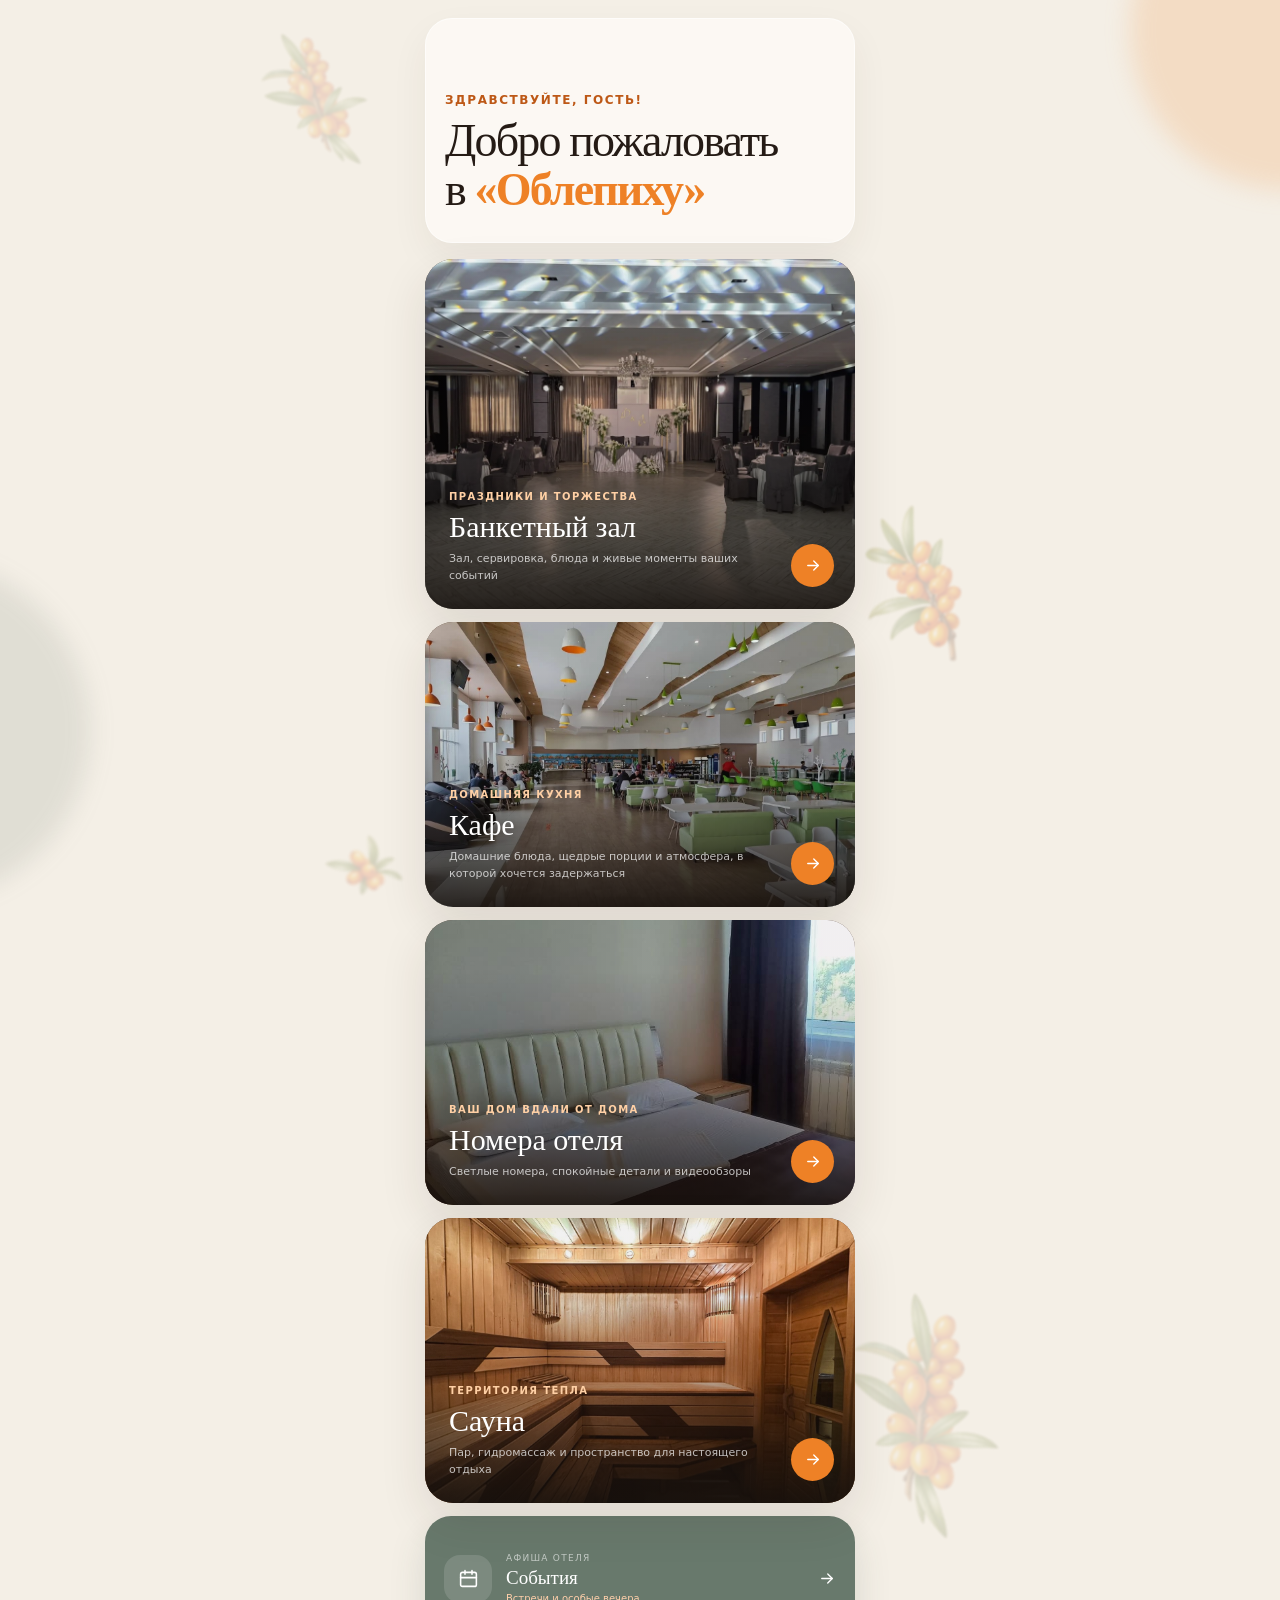
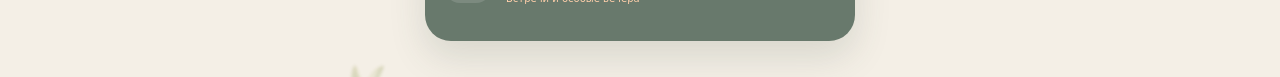
<file: index.html>
<!doctype html>
<html lang="ru">
<head>
  <meta charset="utf-8">
  <meta name="viewport" content="width=device-width,initial-scale=1,viewport-fit=cover">
  <meta name="theme-color" content="#f4efe6">
  <meta name="color-scheme" content="light">
  <title>Облепиха</title>
  <link rel="stylesheet" href="styles.css">
  <script src="https://st.max.ru/js/max-web-app.js" defer></script>
  <script src="media-manifest.js" defer></script>
  <script src="app.js" defer></script>
</head>
<body>
  <main class="app-shell">
    <div class="soft-glow glow-one"></div>
    <div class="soft-glow glow-two"></div>
    <div class="berry-background" aria-hidden="true"></div>
    <header class="nav" id="nav" hidden>
      <button class="back" id="back-button" type="button" aria-label="Вернуться на главную">
        <svg viewBox="0 0 24 24" aria-hidden="true"><path d="m15 18-6-6 6-6"/></svg>
        Назад
      </button>
    </header>
    <div id="content"></div>
  </main>
  <div id="overlay-root"></div>
</body>
</html>
</file>
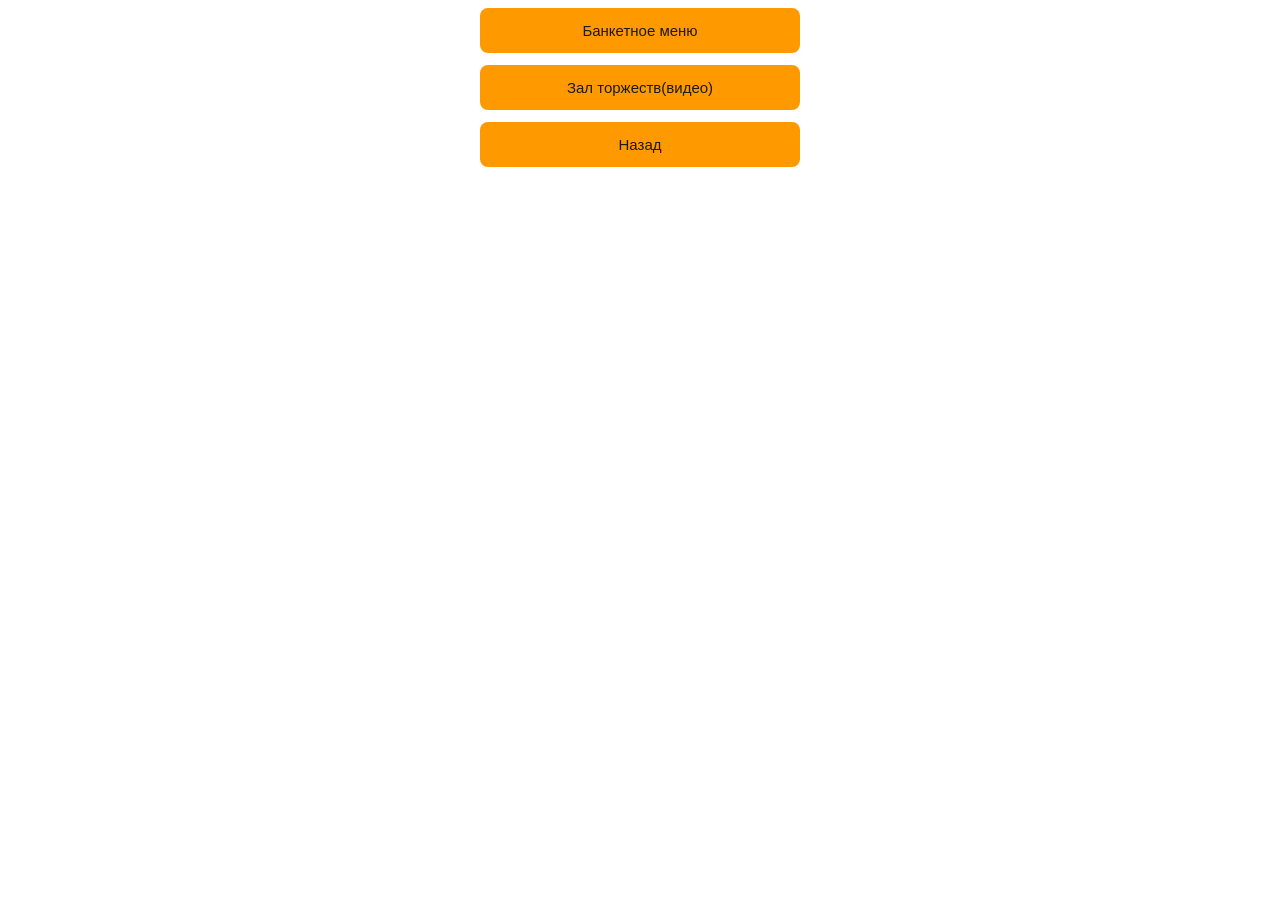
<file: banket.html>
<!DOCTYPE html>
<html lang="ru">
<head>
    <meta charset="utf-8" />
    <title>Банектное меню</title>
    <style>
        table {
            width: 100%;
            border-collapse: collapse;
            margin: 20px 0;
        }
        
        th, td {
            padding: 12px;
            border: 1px solid #ddd;
            text-align: left;
        }
        
        th {
            background-color: #f2f2f2;
        }
         button {
        padding: 14px 16px;
        border: none;
        border-radius: 8px;
        font-size: 15px;
        font-weight: 500;
        cursor: pointer;
        color: #1a1a1a;
        background-color: #ff9900; /* небесноголубой background-color: #ff9900;  облепиховый цвет */
        transition: background-color 0.2s, transform 0.1s;
      } 
      .buttons-container {
        display: flex;
        flex-direction: column;       /* КНОПКИ В СТОЛБИК */
        gap: 12px;                    /* Расстояние между кнопками */
        max-width: 320px;             /* Чтобы не растягивалось на весь экран */
        margin: 0 auto;               /* По центру страницы */
      }
    </style>
</head>
<body>
    <div class="buttons-container">
         <button onclick="window.location.href = 'https://drive.google.com/file/d/1bZcgQvcmJXEJnGwPHxV-MS-cALrvGWKP/view?usp=drive_link'">Банкетное меню</button>
         <button onclick="window.location.href = 'https://drive.google.com/file/d/1NEaiRowqK-lVU1fwAZfriKE6Nr4Ljgdu/view?usp=sharing'">Зал торжеств(видео)</button>
        
         <button onclick="window.location.href = 'index.html'">Назад</button>
         
    </div>
   


<script>
function downloadPDF() {
    // Создаем элемент ссылки
    const a = document.createElement('a');
    a.href = 'https://disk.yandex.ru/i/K9oaHJouhZM96w?download=1';
    a.setAttribute('download', 'банкетное_меню.pdf');
    document.body.appendChild(a);
    a.click();
    document.body.removeChild(a);
}
</script>
    
</body>
</html>
</file>
<file: styles.css>
:root {
  --ink: #251b15;
  --muted: #77695d;
  --cream: #f4efe6;
  --paper: #fffdf9;
  --orange: #ee8126;
  --orange-deep: #bd5816;
  --sage: #68796c;
  --line: rgba(67, 47, 33, .12);
  --shadow: 0 18px 48px rgba(54, 38, 25, .11);
}

* { box-sizing: border-box; }
html { background: var(--cream); scroll-behavior: smooth; }
body { margin: 0; background: var(--cream); color: var(--ink); font-family: "Segoe UI", system-ui, sans-serif; }
button, a { font: inherit; -webkit-tap-highlight-color: transparent; }
button { color: inherit; }
svg { width: 21px; height: 21px; fill: none; stroke: currentColor; stroke-width: 1.8; stroke-linecap: round; stroke-linejoin: round; }

.app-shell { min-height: 100svh; position: relative; isolation: isolate; overflow: hidden; padding-bottom: max(36px, env(safe-area-inset-bottom)); }
.soft-glow { position: fixed; z-index: -1; pointer-events: none; border-radius: 50%; filter: blur(12px); }
.glow-one { width: 320px; height: 320px; top: -130px; right: -170px; background: rgba(243, 160, 87, .23); }
.glow-two { width: 340px; height: 340px; top: 560px; left: -250px; background: rgba(104, 121, 108, .14); }
.berry-background { position: absolute; z-index: -1; pointer-events: none; inset: 0; overflow: hidden; }
.berry-sprig { position: absolute; top: var(--top); width: var(--size); height: auto; opacity: var(--opacity); filter: blur(var(--blur)) saturate(.92); transform: rotate(var(--rotate)); transform-origin: center; }
.berry-sprig.from-left { left: calc(50% - 325px + var(--edge)); }
.berry-sprig.from-right { right: calc(50% - 325px + var(--edge)); }
.page, .nav { width: min(100% - 28px, 430px); margin-inline: auto; }
.page { animation: arrive .42s cubic-bezier(.22,.74,.32,1) both; }
@keyframes arrive { from { opacity: 0; transform: translateY(9px); } }

.nav { height: 72px; display: flex; align-items: center; }
.nav[hidden] { display: none !important; }
.back { display: inline-flex; align-items: center; gap: 6px; border: 1px solid var(--line); border-radius: 999px; background: rgba(255,253,249,.78); padding: 9px 15px 9px 10px; cursor: pointer; backdrop-filter: blur(14px); }
.back svg { width: 18px; }

.hero { min-height: 225px; margin: 18px 0 16px; display: flex; flex-direction: column; justify-content: flex-end; padding: max(45px, env(safe-area-inset-top)) 19px 28px; border: 1px solid rgba(255,255,255,.56); border-radius: 27px; background: rgba(255,253,249,.67); box-shadow: 0 16px 38px rgba(69,49,34,.06); backdrop-filter: blur(11px); -webkit-backdrop-filter: blur(11px); }
.hello { margin: 0 0 10px; color: var(--orange-deep); font-size: 12px; font-weight: 700; letter-spacing: .13em; text-transform: uppercase; }
.hello_name {
  color: #ee8126;
  font-weight: bolder;
}
.hero h1, .detail-head h1 { margin: 0; max-width: 790px; font-family: Georgia, "Times New Roman", serif; font-weight: 400; letter-spacing: -.04em; line-height: 1.05; }
.hero h1 { font-size: clamp(39px, 10.5vw, 46px); }

.card-grid { display: grid; gap: 13px; }
.place-card { position: relative; min-height: 285px; overflow: hidden; display: flex; align-items: flex-end; border: 0; border-radius: 28px; background: #59473b; padding: 0; color: white; cursor: pointer; text-align: left; box-shadow: var(--shadow); }
.place-card.large { min-height: 350px; }
.place-photo { position: absolute; inset: 0; background-size: cover; background-position: center; transition: transform .65s cubic-bezier(.22,.74,.32,1); }
.place-shade { position: absolute; inset: 0; background: linear-gradient(180deg, rgba(22,16,12,.06) 18%, rgba(22,16,12,.3) 56%, rgba(22,16,12,.9) 100%); }
.place-copy { position: relative; z-index: 1; width: 100%; padding: 24px 24px 25px; }
.place-copy small { color: #ffd0a5; font-size: 10px; font-weight: 700; letter-spacing: .14em; text-transform: uppercase; }
.place-copy h2 { margin: 7px 56px 7px 0; font-family: Georgia, "Times New Roman", serif; font-size: 30px; font-weight: 400; line-height: 1.08; }
.place-copy p { margin: 0 50px 0 0; color: rgba(255,255,255,.72); font-size: 11px; line-height: 1.55; }
.round-arrow { position: absolute; right: 21px; bottom: 22px; z-index: 2; display: grid; place-items: center; width: 43px; height: 43px; border-radius: 50%; background: var(--orange); }
.round-arrow svg { width: 18px; }

.event-tile { width: 100%; min-height: 125px; margin-top: 13px; display: grid; grid-template-columns: 48px 1fr auto; align-items: center; gap: 14px; border: 0; border-radius: 26px; background: var(--sage); color: white; padding: 19px; cursor: pointer; text-align: left; box-shadow: 0 16px 36px rgba(62,82,65,.15); }
.event-icon { display: grid; place-items: center; width: 48px; height: 48px; border-radius: 16px; background: rgba(255,255,255,.13); }
.event-copy { display: flex; min-width: 0; flex-direction: column; }
.event-copy small { color: rgba(255,255,255,.6); font-size: 9px; letter-spacing: .14em; text-transform: uppercase; }
.event-copy strong { margin-top: 4px; font-family: Georgia, "Times New Roman", serif; font-size: 19px; font-weight: 400; }
.event-copy span { margin-top: 4px; color: #ffcfaa; font-size: 10px; }
.event-tile > svg { width: 18px; }

.detail-head { margin: 10px 0 15px; padding: 22px 19px 24px; border: 1px solid rgba(255,255,255,.56); border-radius: 25px; background: rgba(255,253,249,.69); box-shadow: 0 14px 34px rgba(69,49,34,.055); backdrop-filter: blur(11px); -webkit-backdrop-filter: blur(11px); }
.detail-head .eyebrow { display: block; margin-bottom: 10px; color: var(--orange-deep); font-size: 10px; font-weight: 700; letter-spacing: .15em; text-transform: uppercase; }
.detail-head h1 { font-size: clamp(38px, 10vw, 66px); }
.detail-head p { max-width: 570px; margin: 12px 0 0; color: var(--muted); font-size: 13px; line-height: 1.65; }

.menu-card { width: 100%; min-height: 58px; margin-bottom: 15px; display: grid; place-items: center; border: 1px solid rgba(177, 100, 34, .16); border-radius: 20px; background: var(--orange); padding: 14px 22px; color: white; font-family: Georgia, "Times New Roman", serif; font-size: 21px; font-weight: 400; text-align: center; cursor: pointer; box-shadow: 0 11px 28px rgba(177, 100, 34, .18); }
.menu-pages { display: grid; gap: 12px; }
.menu-page-image { overflow: hidden; width: 100%; display: block; border: 0; border-radius: 19px; background: white; padding: 0; cursor: zoom-in; box-shadow: 0 12px 30px rgba(54,38,25,.09); }
.menu-page-image img { width: 100%; height: auto; display: block; }

.media-list { display: grid; gap: 10px; }
.media-list.images { grid-template-columns: repeat(2, minmax(0, 1fr)); }
.media-list + .media-list { margin-top: 14px; }
.media-card { overflow: hidden; margin: 0; border: 1px solid var(--line); border-radius: 21px; background: var(--paper); box-shadow: 0 10px 28px rgba(54,38,25,.055); }
.media-button { position: relative; width: 100%; aspect-ratio: 4/5; display: block; border: 0; background: #ded4c7; padding: 0; cursor: zoom-in; }
.media-button img { width: 100%; height: 100%; display: block; object-fit: cover; }
.video-card { overflow: hidden; border: 1px solid var(--line); border-radius: 23px; background: var(--paper); }
.video-card video { width: 100%; aspect-ratio: 16/10; display: block; background: #19130f; object-fit: contain; }

.empty { min-height: 260px; display: grid; place-items: center; border: 1px dashed rgba(67,47,33,.18); border-radius: 25px; background: rgba(255,253,249,.5); padding: 28px; text-align: center; }
.empty svg { width: 33px; height: 33px; margin-bottom: 12px; color: var(--orange); }
.empty strong { display: block; font-family: Georgia, "Times New Roman", serif; font-size: 21px; font-weight: 400; }
.empty p { margin: 8px 0 0; color: var(--muted); font-size: 11px; line-height: 1.55; }

.lightbox { position: fixed; z-index: 100; inset: 0; background: rgba(18,13,10,.96); animation: fade .2s ease both; }
@keyframes fade { from { opacity: 0; } }
.lightbox { display: grid; place-items: center; padding: 62px 14px 68px; touch-action: pan-y; }
.lightbox img { max-width: min(100%, 1120px); max-height: calc(100svh - 135px); display: block; border-radius: 16px; object-fit: contain; }
.overlay-close { position: absolute; top: max(14px, env(safe-area-inset-top)); right: 16px; display: grid; place-items: center; width: 42px; height: 42px; border: 1px solid rgba(255,255,255,.15); border-radius: 50%; background: rgba(255,255,255,.1); color: white; cursor: pointer; }
.lightbox-nav { position: absolute; top: 50%; transform: translateY(-50%); display: grid; place-items: center; width: 42px; height: 58px; border: 0; border-radius: 16px; background: rgba(255,255,255,.1); color: white; cursor: pointer; }
.lightbox-prev { left: 11px; }
.lightbox-next { right: 11px; }
.lightbox-prev svg { transform: rotate(180deg); }

@media (hover: hover) {
  .place-card:hover .place-photo { transform: scale(1.04); }
  .media-button:hover img { transform: scale(1.025); }
  .media-button img { transition: transform .35s ease; }
}

@media (max-width: 560px) {
  .berry-sprig.from-left { left: var(--edge); }
  .berry-sprig.from-right { right: var(--edge); }
}

@media (prefers-reduced-motion: reduce) {
  *, *::before, *::after { scroll-behavior: auto !important; animation-duration: .01ms !important; transition-duration: .01ms !important; }
}
</file>
